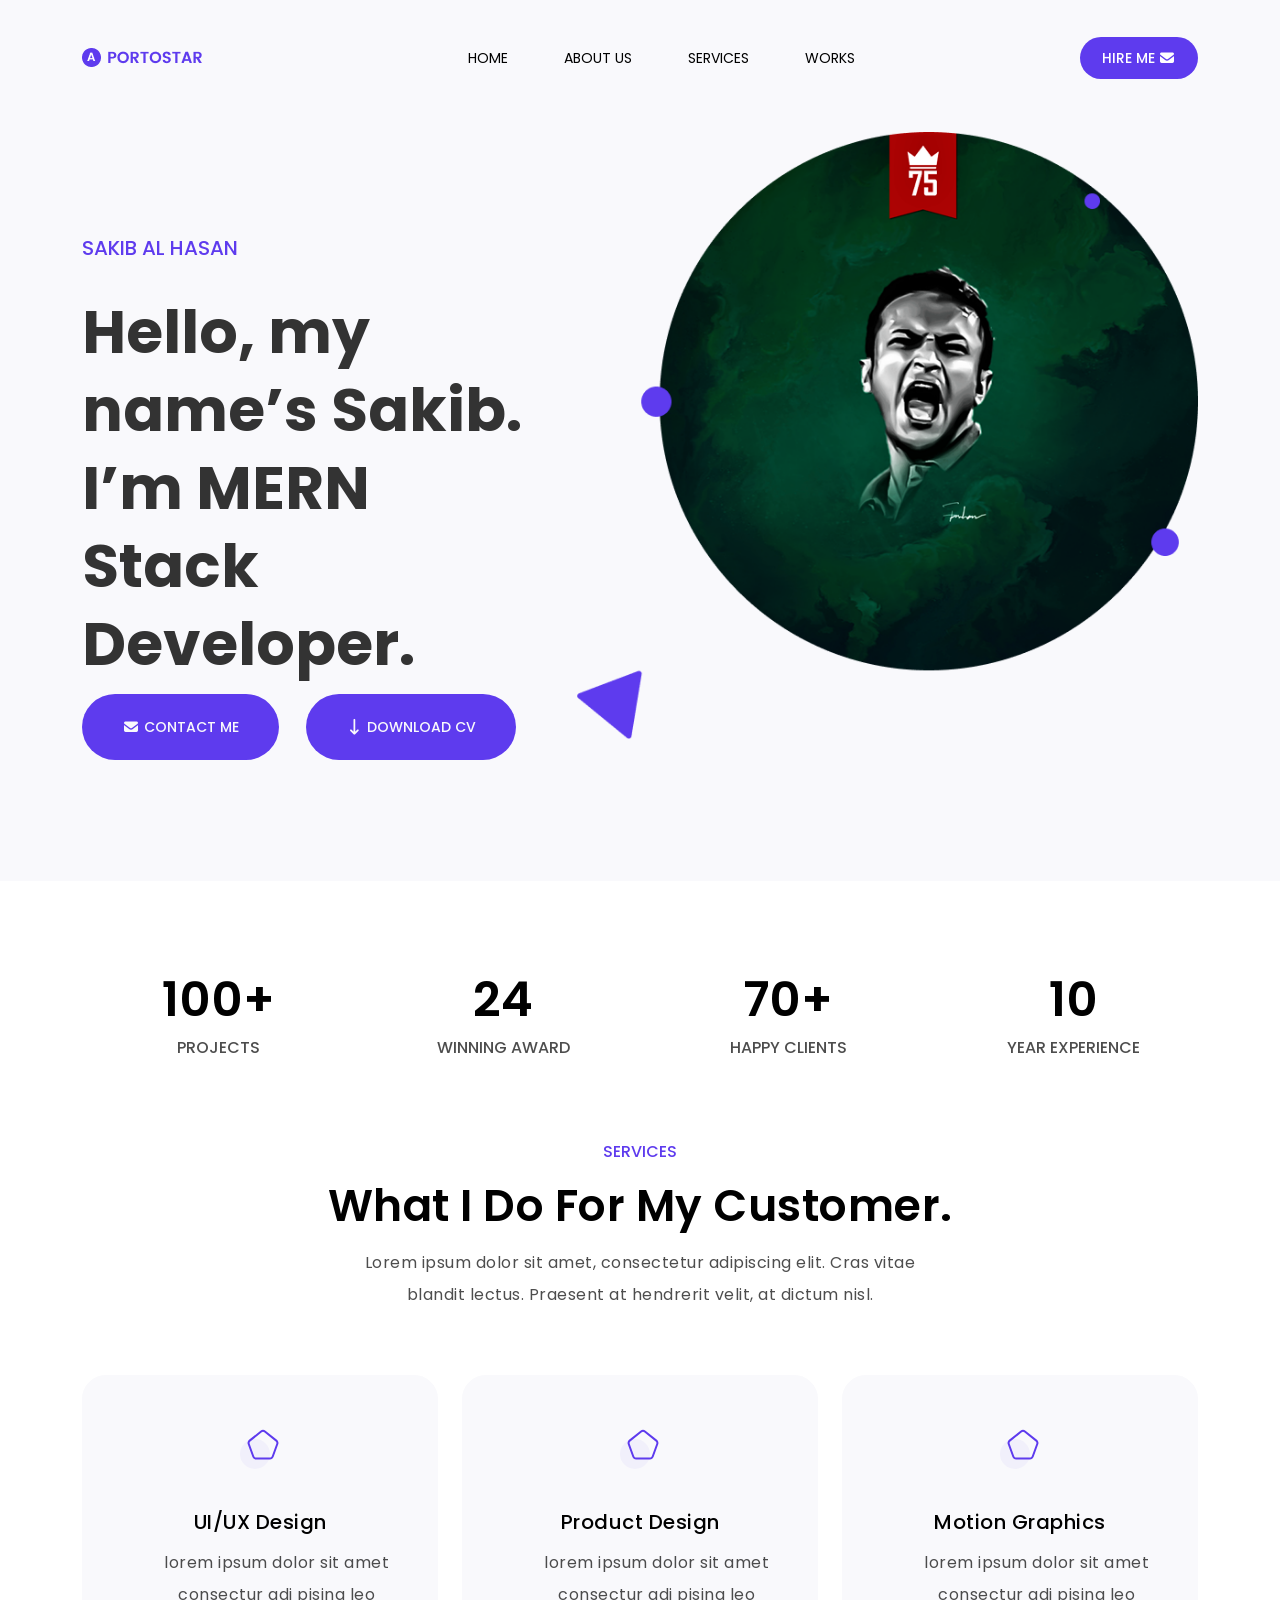
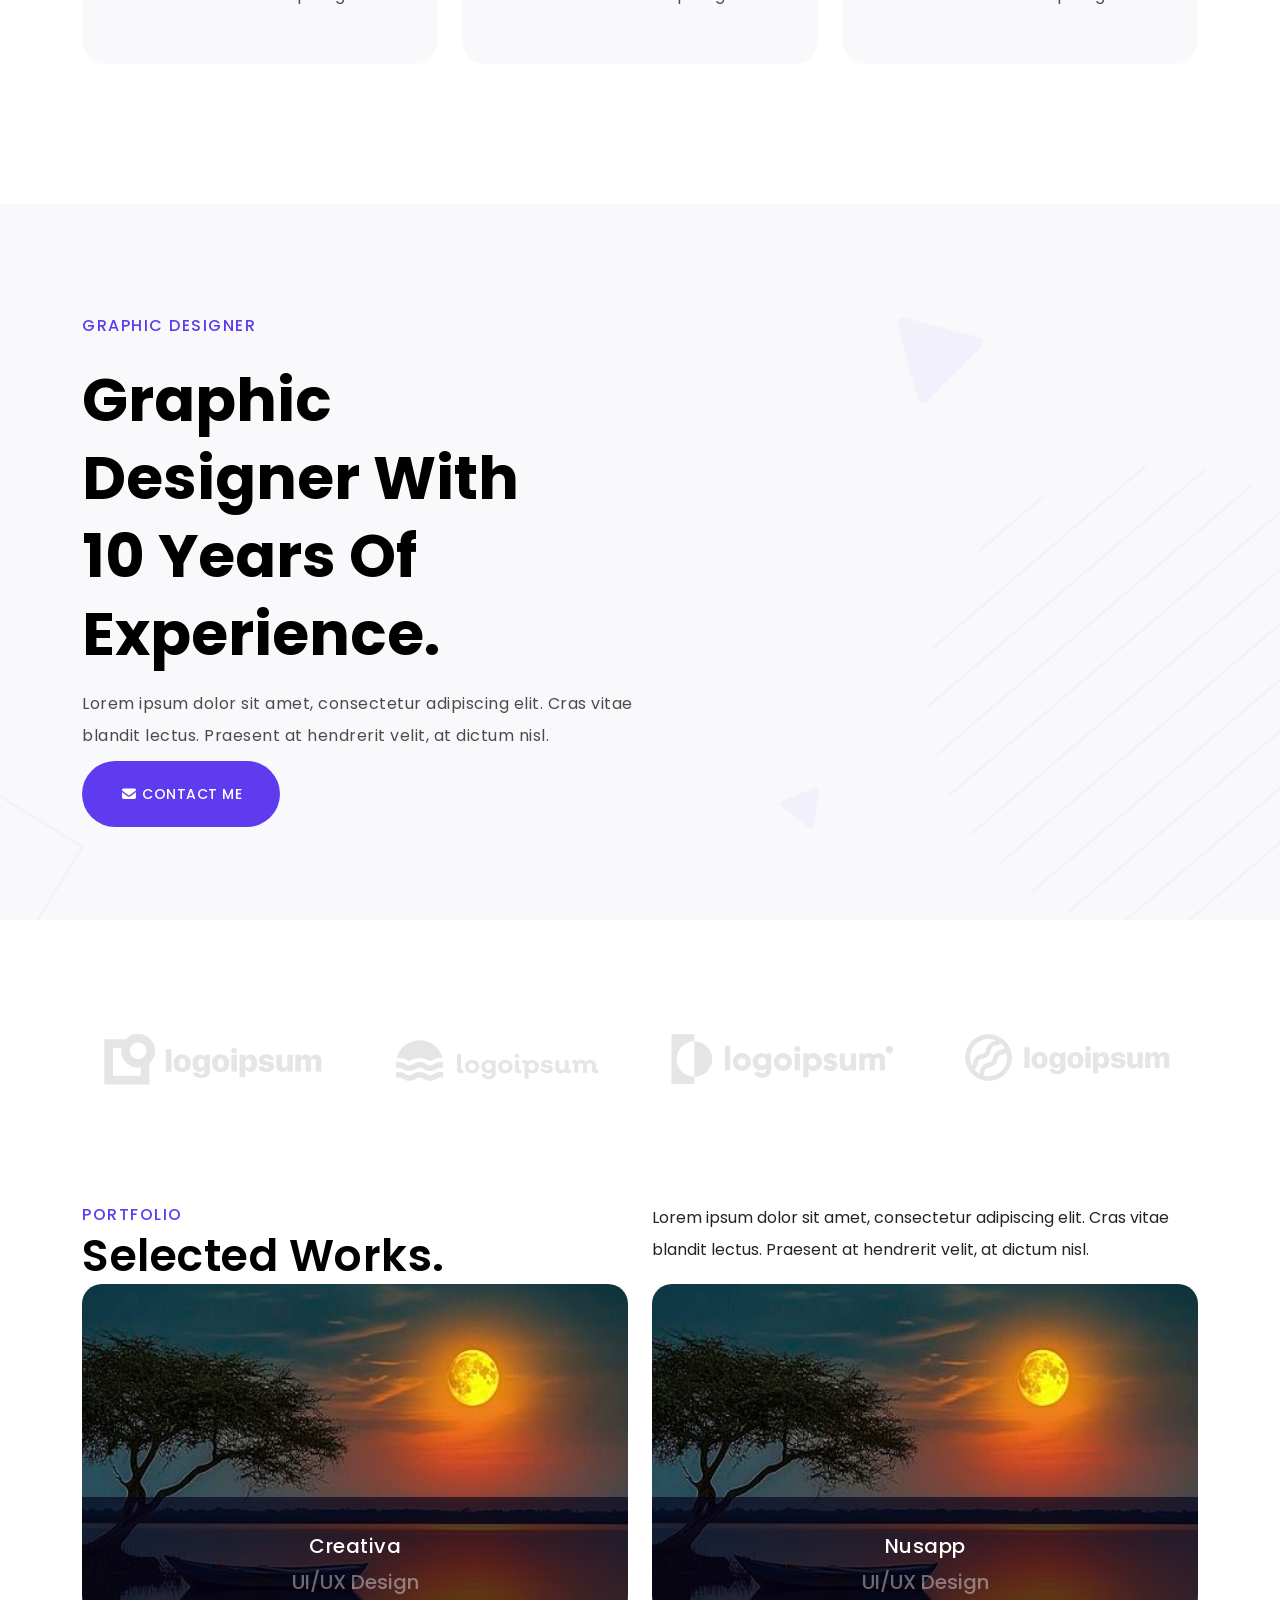
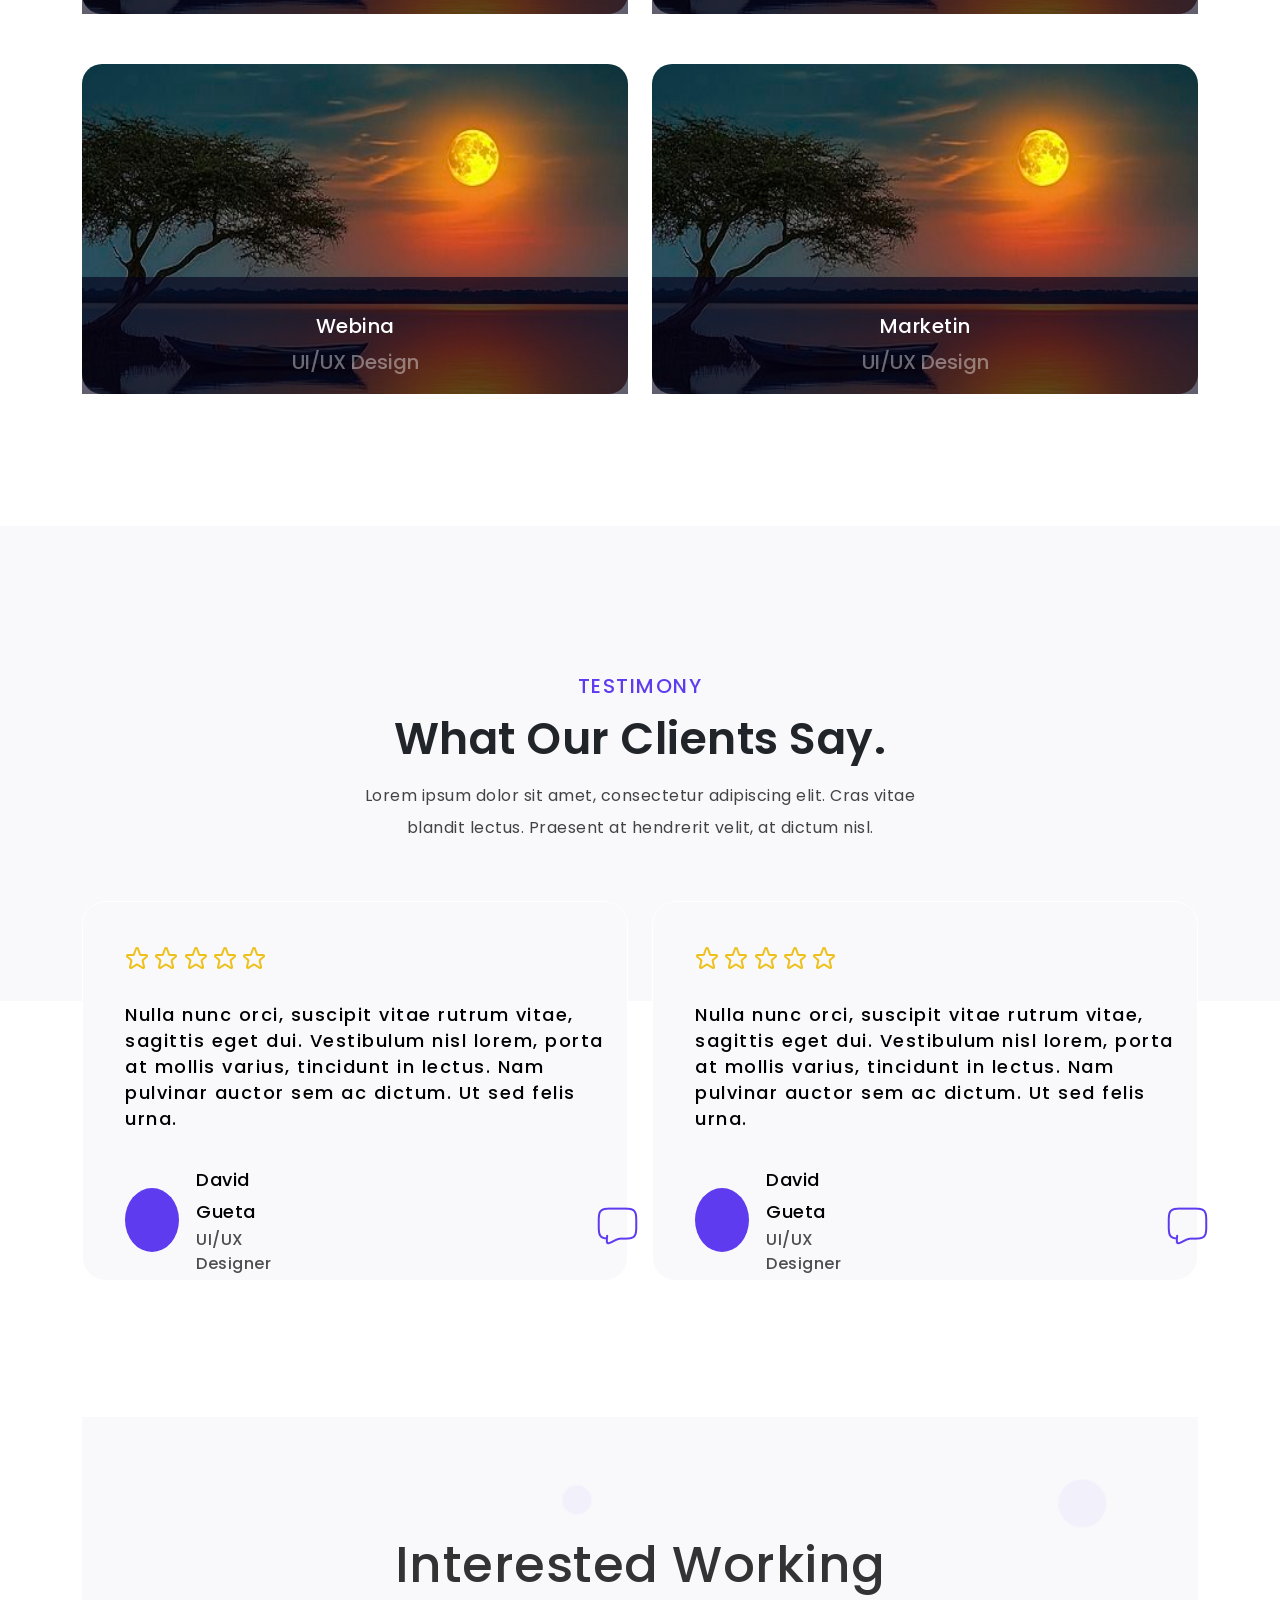
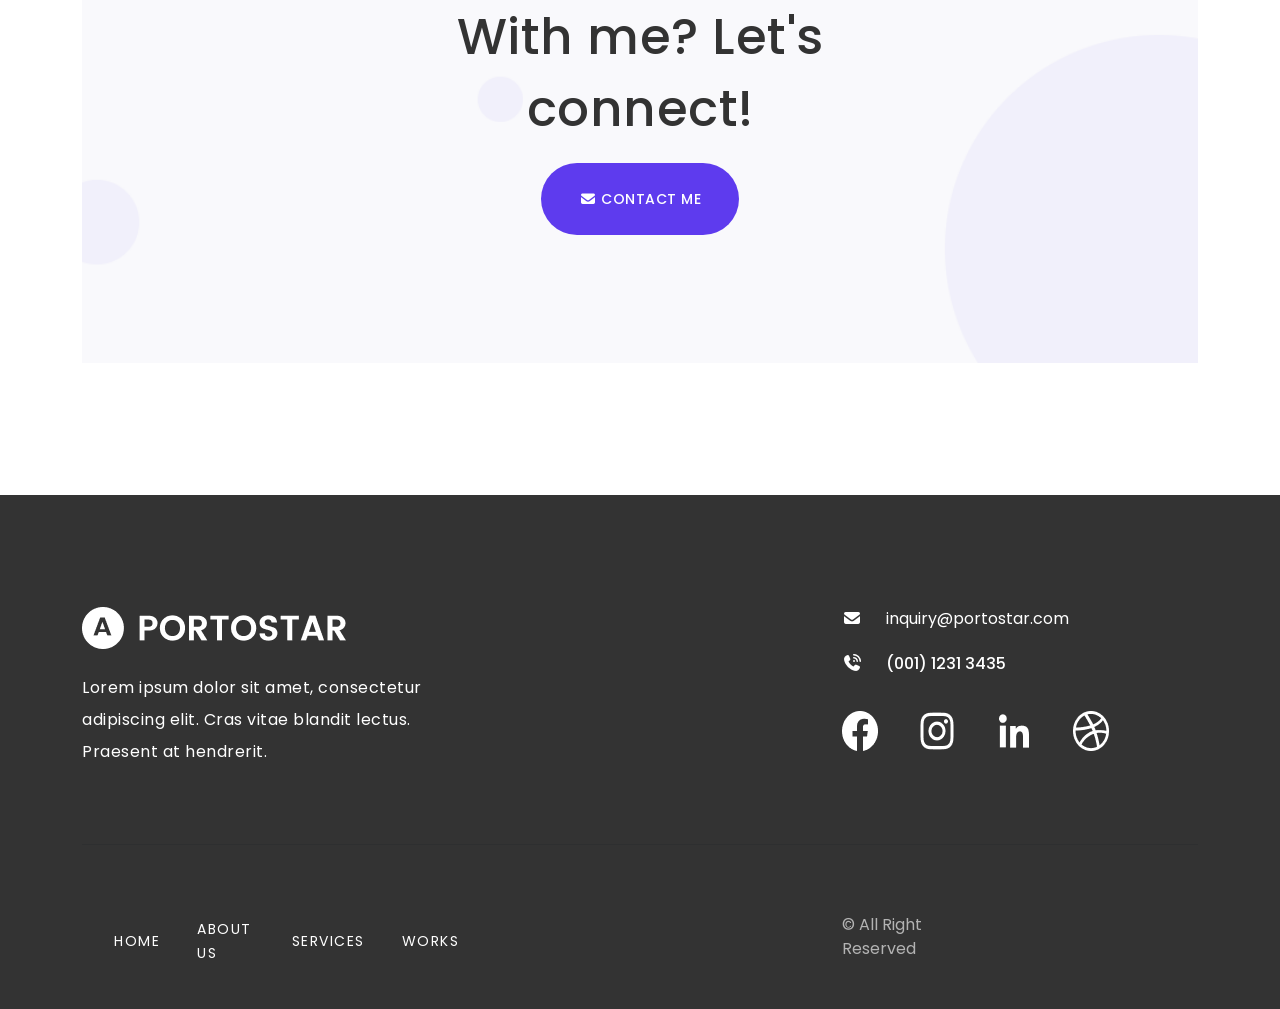
<file: index.html>
<!DOCTYPE html>
<html lang="en">

<head>
    <meta charset="UTF-8">
    <meta name="viewport" content="width=device-width, initial-scale=1.0">
    <title>Portfolio-Bootstrap Project</title>
    <!-- Google fonts start -->
    <link rel="preconnect" href="https://fonts.googleapis.com">
    <link rel="preconnect" href="https://fonts.gstatic.com" crossorigin>
    <link
        href="https://fonts.googleapis.com/css2?family=Poppins:ital,wght@0,100;0,200;0,300;0,400;0,500;0,600;0,700;0,800;0,900;1,100;1,200;1,300;1,400;1,500;1,600;1,700;1,800;1,900&display=swap"
        rel="stylesheet">
    <!-- Google fonts end -->
    <link rel="stylesheet" href="css/all.min.css">
    <link rel="stylesheet" href="css/bootstrap.min.css">
    <link rel="stylesheet" href="css/style.css">
    <link rel="stylesheet" href="css/responsive.css">
</head>

<body>
    <!-- HEADER SECTION STRAT -->
    <header id="nav">
        <nav class="navbar navbar-expand-lg ">
            <div class="container">
                <img src="images/logo.png" alt="" class="img-fluid">
                <button class="navbar-toggler" type="button" data-bs-toggle="collapse"
                    data-bs-target="#navbarSupportedContent" aria-controls="navbarSupportedContent"
                    aria-expanded="false" aria-label="Toggle navigation">
                    <span class="navbar-toggler-icon"></span>
                </button>
                <div class="collapse navbar-collapse" id="navbarSupportedContent">
                    <ul class="navbar-nav m-auto mb-2 mb-lg-0">
                        <li class="nav-item">
                            <a class="nav-link active" aria-current="page" href="#">HOME</a>
                        </li>
                        <li class="nav-item">
                            <a class="nav-link active" aria-current="page" href="#">ABOUT US</a>
                        </li>
                        <li class="nav-item">
                            <a class="nav-link active" aria-current="page" href="#">SERVICES</a>
                        </li>
                        <li class="nav-item">
                            <a class="nav-link active" aria-current="page" href="#">WORKS</a>
                        </li>


                    </ul>
                    <div class="navbtn">
                        <a href="#">HIRE ME <i class="fa-solid fa-envelope"></i></a>
                    </div>
                </div>
            </div>
        </nav>
    </header>
    <!-- HEADER SECTION END -->
    <main>
        <!-- HEADER SECTION STRAT -->
        <section id="bannerpart">
            <div class="container">
                <div class="row">
                    <div class="col-lg-5">
                        <div class="bannercontent">
                            <h5>SAKIB AL HASAN</h5>
                            <h1>Hello, my
                                name’s Sakib.
                                I’m MERN Stack Developer.
                            </h1>
                            <div class="bannerbtn">
                                <a href=" #" class="btncontact"><i class="fa-solid fa-envelope"></i> CONTACT ME</a>
                                <a href=" #" class="btndawonlad"><i class="fa-solid fa-arrow-down-long"></i> DOWNLOAD
                                    CV</a>
                            </div>
                        </div>
                    </div>
                    <div class="col-lg-7">
                        <div class="bannerimg">
                            <img src="images/sakibimg.png" alt="" class="img-fluid w-100">
                        </div>
                    </div>

                </div>

            </div>

        </section>
        <!-- HEADER SECTION END -->
        <!-- counter SECTION STRAT -->
        <section id="counter">
            <div class="container">
                <div class="row">
                    <div class="col-6 col-lg-3">
                        <div class="countertext">
                            <h4>100+</h4>
                            <p>PROJECTS</p>
                        </div>
                    </div>
                    <div class="col-6 col-lg-3">
                        <div class="countertext">
                            <h4>24</h4>
                            <p>WINNING AWARD</p>
                        </div>
                    </div>
                    <div class="col-6 col-lg-3">
                        <div class="countertext">

                            <div class="conttop">
                                <h4>70+</h4>
                                <p>HAPPY CLIENTS</p>
                            </div>
                        </div>
                    </div>
                    <div class=" col-6 col-lg-3">
                        <div class="countertext">
                            <div class="conttop">
                                <h4>10</h4>
                                <p>YEAR EXPERIENCE</p>
                            </div>
                        </div>
                    </div>
                </div>
            </div>



        </section>
        <!-- counter SECTION END -->
        <!-- service SECTION STRAT -->
        <section id="service">
            <div class="container">
                <div class="servicetext">
                    <h5>SERVICES</h5>
                    <h4>What I Do For My Customer.</h4>
                    <p>Lorem ipsum dolor sit amet, consectetur adipiscing elit. Cras vitae blandit lectus. Praesent at
                        hendrerit velit, at dictum nisl.</p>
                </div>
                <div class="row">
                    <div class="col-lg-4">
                        <div class="servicecard">
                            <div class="cardimg">
                                <svg width="41" height="42" viewBox="0 0 41 42" fill="none"
                                    xmlns="http://www.w3.org/2000/svg">
                                    <circle cx="15" cy="27" r="15" fill="#F1F0FB" />
                                    <path
                                        d="M21.125 4.50004C21.6571 4.07403 22.3184 3.84192 23 3.84192C23.6816 3.84192 24.3429 4.07403 24.875 4.50004L36.32 13.6545C36.8102 14.0466 37.165 14.5826 37.3345 15.187C37.5041 15.7914 37.4797 16.4337 37.265 17.0235L32.7185 29.5245C32.5081 30.1035 32.1246 30.6037 31.6201 30.9571C31.1156 31.3106 30.5145 31.5001 29.8985 31.5H16.1015C15.4855 31.5001 14.8844 31.3106 14.3799 30.9571C13.8754 30.6037 13.4919 30.1035 13.2815 29.5245L8.7365 17.0235C8.52176 16.4337 8.49744 15.7914 8.66696 15.187C8.83649 14.5826 9.19132 14.0466 9.6815 13.6545L21.125 4.50004Z"
                                        stroke-width="2" stroke-linecap="round" stroke-linejoin="round"
                                        stroke="#5E3BEE" />
                                </svg>
                            </div>

                            <div class="card-body">
                                <h5>UI/UX Design </h5>
                                <p>lorem ipsum dolor sit amet consectur adi pising leo</p>
                            </div>
                        </div>

                    </div>
                    <div class="col-lg-4">
                        <div class="servicecard">
                            <div class="cardimg">
                                <svg width="41" height="42" viewBox="0 0 41 42" fill="none"
                                    xmlns="http://www.w3.org/2000/svg">
                                    <circle cx="15" cy="27" r="15" fill="#F1F0FB" />
                                    <path
                                        d="M21.125 4.50004C21.6571 4.07403 22.3184 3.84192 23 3.84192C23.6816 3.84192 24.3429 4.07403 24.875 4.50004L36.32 13.6545C36.8102 14.0466 37.165 14.5826 37.3345 15.187C37.5041 15.7914 37.4797 16.4337 37.265 17.0235L32.7185 29.5245C32.5081 30.1035 32.1246 30.6037 31.6201 30.9571C31.1156 31.3106 30.5145 31.5001 29.8985 31.5H16.1015C15.4855 31.5001 14.8844 31.3106 14.3799 30.9571C13.8754 30.6037 13.4919 30.1035 13.2815 29.5245L8.7365 17.0235C8.52176 16.4337 8.49744 15.7914 8.66696 15.187C8.83649 14.5826 9.19132 14.0466 9.6815 13.6545L21.125 4.50004Z"
                                        stroke-width="2" stroke-linecap="round" stroke-linejoin="round"
                                        stroke="#5E3BEE" />
                                </svg>
                            </div>

                            <div class="card-body">
                                <h5>Product Design </h5>
                                <p>lorem ipsum dolor sit amet consectur adi pising leo</p>
                            </div>
                        </div>

                    </div>
                    <div class="col-lg-4">
                        <div class="servicecard">
                            <div class="cardimg">
                                <svg width="41" height="42" viewBox="0 0 41 42" fill="none"
                                    xmlns="http://www.w3.org/2000/svg">
                                    <circle cx="15" cy="27" r="15" fill="#F1F0FB" />
                                    <path
                                        d="M21.125 4.50004C21.6571 4.07403 22.3184 3.84192 23 3.84192C23.6816 3.84192 24.3429 4.07403 24.875 4.50004L36.32 13.6545C36.8102 14.0466 37.165 14.5826 37.3345 15.187C37.5041 15.7914 37.4797 16.4337 37.265 17.0235L32.7185 29.5245C32.5081 30.1035 32.1246 30.6037 31.6201 30.9571C31.1156 31.3106 30.5145 31.5001 29.8985 31.5H16.1015C15.4855 31.5001 14.8844 31.3106 14.3799 30.9571C13.8754 30.6037 13.4919 30.1035 13.2815 29.5245L8.7365 17.0235C8.52176 16.4337 8.49744 15.7914 8.66696 15.187C8.83649 14.5826 9.19132 14.0466 9.6815 13.6545L21.125 4.50004Z"
                                        stroke-width="2" stroke-linecap="round" stroke-linejoin="round"
                                        stroke="#5E3BEE" />
                                </svg>
                            </div>

                            <div class="card-body">
                                <h5>Motion Graphics </h5>
                                <p>lorem ipsum dolor sit amet consectur adi pising leo</p>
                            </div>
                        </div>

                    </div>



                </div>
            </div>
        </section>
        <!-- service SECTION END -->
        <!--experience SECTION STRAT -->
        <section id="experience">
            <div class="container">
                <div class="extext">
                    <h5>GRAPHIC DESIGNER</h5>
                    <h2>Graphic Designer With 10 Years Of Experience.</h2>
                    <p>Lorem ipsum dolor sit amet, consectetur adipiscing elit. Cras vitae blandit lectus. Praesent at
                        hendrerit velit, at dictum nisl.</p>
                    <div class="exbtn">
                        <a href="#"><i class="fa-solid fa-envelope"></i> CONTACT ME</a>
                    </div>
                </div>
            </div>

        </section>
        <!--experience SECTION END -->
        <!-- company section start -->
        <section id="company">
            <div class="container">
                <div class="row">

                    <div class="col-6 col-lg-3">
                        <img src="images_company/logoipsum-logo-1.png" alt="" class="img-fluid">
                    </div>
                    <div class=" col-6 col-lg-3">
                        <img src="images_company/logoipsum-logo-3.png" alt="" class="img-fluid">
                    </div>
                    <div class=" col-6 col-lg-3">
                        <img src="images_company/logoipsum-logo-6.png" alt="" class="img-fluid">
                    </div>
                    <div class="col-6 col-lg-3">
                        <img src="images_company/logoipsum-logo-7.png" alt="" class="img-fluid">
                    </div>

                </div>

            </div>
        </section>
        <!-- company section end -->
        <!-- portfolio sectin start -->
        <section id="portfolio">
            <div class="container">
                <div class="row">
                    <div class="col-lg-6">
                        <div class="porttop">
                            <h5>PORTFOLIO</h5>
                            <h4>Selected Works.</h4>
                        </div>
                    </div>
                    <div class="col-lg-6">
                        <div class="portpara">
                            <p>Lorem ipsum dolor sit amet, consectetur adipiscing elit. Cras vitae blandit lectus.
                                Praesent at hendrerit velit, at dictum nisl.</p>
                        </div>
                    </div>


                </div>
                <div class="row">
                    <div class="col-lg-6">
                        <div class="pcard">
                            <img src="images/img.jpg" alt="" class="img-fluid">
                            <div class="pcardoverlay">
                                <div class="pcardtext">
                                    <h4>Creativa</h4>
                                    <h5>UI/UX Design</h5>
                                </div>
                            </div>
                        </div>
                    </div>
                    <div class="col-lg-6">
                        <div class="pcard">
                            <img src="images/img.jpg" alt="" class="img-fluid">
                            <div class="pcardoverlay">
                                <div class="pcardtext">
                                    <h4>Nusapp</h4>
                                    <h5>UI/UX Design</h5>
                                </div>
                            </div>
                        </div>
                    </div>
                </div>
                <div class="row">
                    <div class="col-lg-6">
                        <div class="pcardbtm">
                            <div class="pcard">
                                <img src="images/img.jpg" alt="" class="img-fluid">
                                <div class="pcardoverlay">
                                    <div class="pcardtext">
                                        <h4>Webina</h4>
                                        <h5>UI/UX Design</h5>
                                    </div>
                                </div>
                            </div>
                        </div>
                    </div>
                    <div class="col-lg-6">
                        <div class="pcardbtm">
                                 <div class="pcard">
                            <img src="images/img.jpg" alt="" class="img-fluid">
                            <div class="pcardoverlay">
                                <div class="pcardtext">
                                    <h4>Marketin</h4>
                                    <h5>UI/UX Design</h5>
                                </div>
                            </div>
                        </div>
                        </div>
                   
                    </div>
                </div>


            </div>

            </div>

        </section>
        <!-- portfolio sectin end -->
        <!-- comment section start  -->
        <section id="comment">
            <div class="container">
                <div class="cmmenttext">
                    <h5>
                        TESTIMONY
                    </h5>
                    <h4>What Our Clients Say.</h4>
                    <p>Lorem ipsum dolor sit amet, consectetur adipiscing elit. Cras vitae blandit lectus. Praesent at
                        hendrerit velit, at dictum nisl.</p>

                </div>

            </div>
        </section>

        <!-- comment section end  -->
        <!-- comment curd section  start  -->
        <section>
            <div class="container">
                <div class="row">
                    <div class="col-lg-6">
                        <div class="commentcard">
                            <img src="images_comentcard/star.png" alt="" class="img-fluid">
                            <p>Nulla nunc orci, suscipit vitae rutrum vitae, sagittis eget dui. Vestibulum nisl lorem,
                                porta at mollis varius, tincidunt in lectus. Nam pulvinar auctor sem ac dictum. Ut sed
                                felis urna.</p>
                            <div class="cmtfoot">
                                <div class="cmentbox"></div>
                                <div class="cmttext">
                                    <h5>David Gueta</h5>
                                    <h6>UI/UX Designer</h6>
                                </div>
                                <div class="cmmsgbox">
                                    <img src="images_comentcard/Frame.png" alt="" class="img-fluid">
                                </div>
                            </div>
                        </div>

                    </div>
                    <div class="col-lg-6">
                        <div class="commentcard">
                            <img src="images_comentcard/star.png" alt="" class="img-fluid">
                            <p>Nulla nunc orci, suscipit vitae rutrum vitae, sagittis eget dui. Vestibulum nisl lorem,
                                porta at mollis varius, tincidunt in lectus. Nam pulvinar auctor sem ac dictum. Ut sed
                                felis urna.</p>
                            <div class="cmtfoot">
                                <div class="cmentbox"></div>
                                <div class="cmttext">
                                    <h5>David Gueta</h5>
                                    <h6>UI/UX Designer</h6>
                                </div>
                                <div class="cmmsgbox">
                                    <img src="images_comentcard/Frame.png" alt="" class="img-fluid">
                                </div>
                            </div>
                        </div>
                    </div>
                </div>

            </div>
        </section>
        <!-- comment curd section  end  -->
        <!--  contact section start -->
        <section id="contact">
            <div class="container">
                <div class="row">
                    <div class="col-lg-12">
                        <div class="conwraper">
                            <div class="contacttext">
                                <h3> Interested Working
                                    With me? Let's connect!</h3>
                                <a href=""><i class="fa-solid fa-envelope"></i> CONTACT ME</a>

                            </div>
                        </div>
                    </div>
                </div>
            </div>
        </section>
        <!--  contact section end -->
        <!-- footter section start -->
        <section id="footter">
            <div class="container">
                <div class="row">
                    <div class=" col-lg-5">
                        <div class="footleft">
                            <img src="images_footer/LOGO (4).png" alt="">
                            <p>Lorem ipsum dolor sit amet, consectetur adipiscing elit. Cras vitae blandit lectus.
                                Praesent at hendrerit.</p>

                        </div>
                    </div>
                    <div class=" col-lg-3">

                    </div>
                    <div class=" col-lg-4">
                        <div class="footright">
                            <p> <i class="fa-solid fa-envelope"></i> inquiry@portostar.com</p>
                            <h6><i class="fa-solid fa-phone-volume"></i> (001) 1231 3435</h6>
                            <div class="footlogo">
                                <img src="images_footer/Frame (1).png" alt="">
                                <img src="images_footer/Frame (2).png" alt="">
                                <img src="images_footer/Frame (3).png" alt="">
                                <img src="images_footer/Frame (4).png" alt="">
                            </div>

                        </div>
                    </div>
                </div>
                <hr>
                <div class="row">
                    <div class="col-lg-5">
                        <div class="fotmenu">
                            <ul>
                                <li><a href="#">HOME</a></li>
                                <li><a href="#">ABOUT US</a></li>
                                <li><a href="#">SERVICES</a></li>
                                <li><a href="#">WORKS</a></li>

                            </ul>
                        </div>
                    </div>
                    <div class="col-lg-3">

                    </div>
                    <div class="col-lg-4">
                        <div class="fotcopy">
                            <p>© All Right Reserved</p>
                        </div>
                    </div>
                </div>
            </div>
        </section>
        <!-- footter section end -->

    </main>



    <script src="js/bootstrap.min.js"></script>
</body>

</html>
</file>
<file: css/style.css>
/* ALL COMMON CSS START */
* {
    margin: 0px;
    padding: 0px;
    box-sizing: border-box;
    outline: 0;
    font-family: "Poppins", sans-serif;
}

ul,
ol {
    list-style-type: none;
}

a {
    text-decoration: none;
}

h1,
h2,
h3,
h4,
h5,
h6,
p {
    margin: 0px;
    padding: 0px;

}

/* ALL COMMON CSS END */


/* HEADER SECTION CSS START */

.navbtn a {
    background-color: #5E3BEE;
    color: #fff;
    border-radius: 50px;
    padding: 11px 22px;
    font-weight: 500;
    font-size: 14px;

}

.navbar-nav .nav-item a {
    margin-left: 40px;

    color: #000000;
    line-height: 24px;
    font-size: 14px;

}
.navbar-nav .nav-item a:hover{
color: #5E3BEE;
}

#nav {
    background-color: #F9F9FC;
    padding: 30px 0px;
}

/* HEADER SECTION CSS END */
/* banner SECTION CSS START */
#bannerpart {
    background-color: #F9F9FC;

}

.bannercontent {
    padding-top: 119px;
    padding-bottom: 142px;
}

.bannercontent h5 {
    color: #5E3BEE;
    font-weight: 500;
    line-height: 26px;
}

.bannercontent h1 {
    color: #333333;
    font-weight: 700;
    font-size: 60px;
    line-height: 78px;
    margin: 32px 0px;
}


.bannerbtn a {
    color: #F9F9FC;
    background-color: #5E3BEE;
    padding: 23px 40px;
    border-radius: 50px;
    font-weight: 500;
    font-size: 14px;
    transition: 0.30s;

}

.bannerbtn a:hover {
    color: #000000;
    background: transparent;



}

.bannerbtn .btncontact {
    margin-right: 23px;
}

.bannerimg {
    padding-top: 16px;
    padding-bottom: 42px;
}

/* banner SECTION CSS END */

/* counter SECTION CSS Start */
#counter {
    padding-top: 91px;
    padding-bottom: 79px;
}

.countertext h4 {
    font-weight: 600;
    font-size: 48px;
    line-height: 56px;
    color: #000000;
    width: 272px;
    text-align: center;
}

.countertext p {
    font-weight: 500;
    line-height: 24px;
    color: rgba(0, 0, 0, 0.699);
    margin-top: 8px;
    width: 272px;
    text-align: center;
}

/* counter SECTION CSS END */
/* service SECTION CSS START */
.servicetext {
    text-align: center;
}

.servicetext h5 {
    font-size: 16px;
    font-weight: 500;
    line-height: 26px;
    color: #5E3BEE;
    height: 26px;

}

.servicetext h4 {
    font-weight: 600;
    font-size: 44px;
    line-height: 56px;
    color: #000000;
    margin-top: 13px;
    margin-bottom: 13px;
    letter-spacing: 0.5px;

}

.servicetext p {
    font-weight: 400;
    line-height: 32px;
    letter-spacing: 0.5px;

    color: rgba(0, 0, 0, 0.699);
    width: 600px;
    margin: 0px auto;


}

/* service SECTION CSS END */
/* card section css start */
.cardimg {
    text-align: center;
    margin-top: 51px;
}

.card-body h5 {
    font-size: 20px;
    font-weight: 500;
    line-height: 32px;
    color: #000000;
    text-align: center;
    margin-top: 37px;
    letter-spacing: 0.5px;
}

.card-body p {

    font-weight: 400;
    line-height: 32px;
    letter-spacing: 0.5px;
    color: rgba(0, 0, 0, 0.699);
    text-align: center;
    margin-left: 40px;
    margin-top: 9px;
    margin-bottom: 52px;

    width: 307px;


}

.servicecard {
    margin-top: 64px;
    margin-bottom: 140px;
    border: 1px solid #F9F9FC;
    border-radius: 24px;
    background-color: #F9F9FC;
    transition: 0.15s;



}

.servicecard:hover {
    box-shadow: 27px 37px 80px 0px rgba(0, 0, 0, 0.192);
    transform: translateY(-10px);
    background-color: #ffffff;
}

/* card section css end */
/* experience css start */
#experience {
    background-image: url(../images/Group\ 50\ \(1\).png);
    background-position: center;
    background-repeat: no-repeat;
    background-size: cover;


}

.extext h5 {
    font-size: 16px;
    font-weight: 500;
    line-height: 26px;
    color: #5E3BEE;
    letter-spacing: 1.5px;

}

.extext h2 {
    font-size: 60px;
    font-weight: 700;
    line-height: 78px;
    width: 482px;
    color: #000000;
    margin-top: 22px;
    margin-bottom: 15px;
}

.extext p {
    line-height: 32px;
    letter-spacing: 0.5px;
    width: 584px;
    color: rgba(0, 0, 0, 0.699);
    margin-bottom: 30px;
}

.exbtn a {
    color: #fff;
    font-size: 14px;
    font-weight: 500;
    letter-spacing: 0.5px;
    background-color: #5E3BEE;
    padding: 23px 38px;
    border-radius: 50px;

}

.extext {
    padding-top: 109px;
    padding-bottom: 114px;
}

/* experience css end */
/* company css start */
#company {
    margin-top: 110px;
    margin-bottom: 112px;
}

.col-lg-3 {
    text-align: center;
}

/* company css end */
/* portfolio css start */
.porttop h5 {
    font-size: 16px;
    font-weight: 500;
    line-height: 26px;
    color: #5E3BEE;
    letter-spacing: 1.5px;
}

.porttop h4 {
    font-weight: 600;
    font-size: 44px;
    line-height: 56px;
    color: #000000;


    letter-spacing: 0.5px;
}
.pcard{
position: relative;

}
.pcard img{
 width: 100%;
height: 330px;
border-radius: 20px;

}

.pcardtext{
    
    text-align: center;
  


  
   
  
}
.pcardoverlay{
  position: absolute;
    bottom: 0px;
    width: 100%;
    background-color: #06011aa1;  
    display: none;
   
}

.pcard .pcardoverlay{
  display: block;
}

.pcardtext h4{
    font-size: 20px;
    font-weight: 500;
    line-height: 32px;
    letter-spacing: 0.5px;
    color:white;
     margin-top: 33px;
  
   
}
.pcardbtm{
    margin-top: 50px;
    /* border-radius: 30px solid black; */
}

.pcardtext h5 {
    color:rgba(255, 255, 255, 0.404);
    font-weight: 500;
    line-height: 24px;
  
    margin-top: 8px;
    margin-bottom: 20px;


}


.portpara p{
    line-height: 32px;
    width: 557px;
}


.portbottom p {
    width: 557px;
    line-height: 32px;
    letter-spacing: 0.5px;
    color: rgba(0, 0, 0, 0.719);
    text-align:center;
}

.portcardtwo {
    margin-top: 50px;
}

/* portfolio css end */
/* comment section style start */
#comment {
    background-color: #F9F9FC;
    margin-top: 132px;

}

.cmmenttext {
    padding-top: 147px;
    padding-bottom: 157px;

    text-align: center;
}

.cmmenttext h5 {
    font-weight: 500;
    line-height: 26px;
    letter-spacing: 1.5px;
    color: #5E3BEE;

    margin-bottom: 12px;
}

.cmmenttext h4 {
    margin-bottom: 13px;
    font-size: 44px;
    font-weight: 600;
    line-height: 56px;
    letter-spacing: 0.5px;
}

.cmmenttext p {


    color: rgba(0, 0, 0, 0.733);
    font-size: 16px;
    line-height: 32px;
    letter-spacing: 0.5px;
    width: 600px;
    margin: 0px auto;
}

/* comment section style end */
/* commment card style start */
.commentcard {
    width: 100%;
    background-color: #F9F9FC;
    border: 1px solid #ffffff;
    border-radius: 24px;

    margin-top: -100px;
    transition: 0.5s;
}

.commentcard p {
    font-size: 18px;
    font-weight: 500;
    line-height: 26px;
    letter-spacing: 1.5px;
    width: 484px;
    color: #000000;
    margin-left: 42px;
}

.commentcard img {
    margin-top: 44px;
    margin-bottom: 32px;
    margin-left: 42px;
}

.cmentbox {
    height: 64px;
    width: 64px;
    background-color: #5E3BEE;
    border-radius: 50%;
}

.cmtfoot {
    display: flex;
    margin-top: 27px;
    margin-left: 42px;
    align-items: center;

}

.cmttext h5 {
    font-size: 18px;
    font-weight: 500;
    line-height: 32px;
    letter-spacing: 0.5px;
    color: #000000;
}

.cmttext h6 {
    line-height: 24px;
    letter-spacing: 0.5px;
    color: rgba(0, 0, 0, 0.692);
}

.cmttext {
    margin-left: 17px;
    margin-right: 250px;
}

.commentcard:hover {
    background-color: #ffffff;
    box-shadow: 27px 37px 80px 0px rgba(0, 0, 0, 0.192);
    transform: translateY(-10px);
}

/* commment card style end */
/* contact style start */

.contacttext h3 {
    font-size: 50px;
    font-weight: 614px;
    line-height: 72px;
    letter-spacing: 0.5px;
    color: #333333;
    width: 606px;

    text-align: center;
    margin: 0px auto;
    margin-bottom: 42px;


}

.conwraper {
    text-align: center;
    background-image: url(../images/Group\ 50.png);
    background-size: cover;
    background-position: center;
    background-repeat: no-repeat;
    margin-top: 136px;
    margin-bottom: 132px;
    border-right: 24px;
}

.contacttext a {

    font-size: 14px;
    font-weight: 500;
    letter-spacing: 0.5px;
    color: #ffffff;
    background-color: #5E3BEE;
    padding: 26px 38px;
    border-radius: 50px;
}

.contacttext {
    padding-top: 112px;
    padding-bottom: 152px;
}


/* contact style end */
/* footter section style start */
#footter {
    background-color: #333333;
}

.footleft p {
    line-height: 32px;
    color: #ffffff;
    letter-spacing: 0.5px;
    width: 369px;
    margin-top: 23px;
}

.footleft {
    margin-top: 112px;
    margin-bottom: 60px;

}

.footright p {
    color: #ffffff;

}

.footright h6 {
    color: #ffffff;
    margin-top: 23px;
    margin-bottom: 38px;
}

.footlogo img {
    margin-right: 37px;
}

.footright {

    margin-top: 112px;
    margin-bottom: 60px;
}

.footright i {
    margin-right: 20px;
}

hr {
    stroke: #404040;

}

.fotmenu ul {
    display: flex;

    align-items: center;
    margin-top: 56px;
    margin-bottom: 44px;
    margin-right: 37px;
}

.fotmenu ul a {
    color: #ffffff;
    margin-right: 37px;
    font-size: 14px;
    line-height: 22px;
    letter-spacing: 1.5px;
}

.fotcopy {
    color: rgba(255, 255, 255, 0.63);
    width: 152px;
    margin-top: 52px;
    margin-bottom: 44px;
}

/* footter section style end */
</file>
<file: css/responsive.css>
/* // Extra small devices (portrait phones, less than 576px) */
@media (max-width: 575.98px) {

    /* header section start */
.navbtn {
text-align: center;


}

.navbar-nav .nav-item a {
    margin-left: 0px;
    text-align: center;



}
.navbar-nav .nav-item a:hover{
color: #5E3BEE;

}

#nav {
    background-color: #F9F9FC;
    padding: 15px 0px;
   
}

    /* header section end */

    /* banner section start */
    .bannercontent h5 {
        text-align: center;
        margin-bottom: 21px;
    }

    .bannercontent h1 {
        color: #333333;
        font-weight: 700;
        font-size: 44px;
        line-height: 64px;
        text-align: center;
        width: 365px;
        margin: 0 auto;

    }

    .bannercontent {
        padding-top: 32px;
        padding-bottom: 88px;
    }

    .bannerbtn {
        text-align: center;

    }

    .bannerbtn a:nth-child(2) {
        margin-top: 20px;

        display:inline-block;

    }



    .bannerimg {
        margin-top:0px;
        padding-bottom: 27px;

    }

    .bannerbtn .btncontact {
        margin-right: 0;
    }





    /* couonter section start */
    #counter {
        padding-top: 40px;
        padding-bottom: 40px;
        margin: 8%;

        /* text-align: center; */

    }

    .countertext h4 {

        width: 114px;
        text-align: center;
   

    }

    .countertext p {
        font-weight: 500;
        line-height: 24px;
        color: rgba(0, 0, 0, 0.699);
        margin-top: 8px;
        width: 142px;
        text-align: start;
     
    }

    .conttop {
        margin-top: 50px;
    }

    /* couonter section end */
    /* service section start */


    .servicetext h4 {
        width: 365px;
        font-size: 34px;
        line-height: 40px;
        font-weight: 600;
     
        margin: 0 auto;

    }

    .servicetext p {

        width: 365px;
        margin: 0px auto;
        padding-bottom: 30px;


    }

    .cardimg {
        text-align: center;
        margin-top: 27px;
    }

    .servicecard {
        margin-top: 15px;
        margin-bottom: 15px;


    }
.cardimg {
    text-align: center;
    margin-top: 30px;
}

.card-body h5 {
    font-size: 20px;
    font-weight: 500;
    line-height: 32px;
    color: #000000;
    text-align: center;
    margin-top: 20px;
    margin-bottom: 10px;
    letter-spacing: 0.5px;
}

.card-body p {

    font-weight: 400;
    line-height: 26px;
    letter-spacing: 0.5px;
    color: rgba(0, 0, 0, 0.699);
    text-align: center;
  
    margin-top: 9px;
    margin-bottom: 52px;
    margin: 0 auto;

    width: 307px;
    padding-bottom: 30px;


}
.servicecard {
    margin-top: 0px;
    margin-bottom: 15px;
    border: 1px solid #F9F9FC;
    border-radius: 24px;
    background-color: #F9F9FC;
    transition: 0.15s;



}


    /* service section end */
    /* experience section start */
    #experience {
        padding: 40px 0px;
        margin-top: 40px;
        


    }

    .extext {
        padding-top: 0px;
        padding-bottom: 0px;


    }


    .extext h5 {
        text-align: center;


    }

    .extext h2 {
        font-size: 44px;
        font-weight: 700;
        line-height: 64px;
        width: 368px;
 text-align: center;
      margin-left: 40px;

      
    }

    .extext p {

        width: 360px;

        margin-bottom: 37px;
    margin: 0 auto;
    
    }


    .exbtn {
        text-align: center;
        margin-top: 40px;
        margin-bottom: 25px;
    }



    /* experience section end */

    /* company section start */
    #company {
        margin-top:40px;
        margin-bottom: 45px;

    }

    /* company section end */
    /* portfolio section start */
    .porttop h5 {
        text-align: center;
    }

    .porttop h4 {
        font-weight: 600;
        font-size: 34px;
        line-height: 40px;
        text-align: center;
        margin-top: 6px;
        margin-bottom: 15px;
    }

    
.pcard{
margin-top: 15px;
}

.pcardbtm{
    margin-top: 15px;
}



.portpara p{
    line-height: 26px;
    width: 488px;
    font-size: 14px;
}


    /* portfolio section end */
   /* comment section style start */
#comment {
    background-color: #F9F9FC;
    margin-top: 40px;

}

.cmmenttext {
    padding-top: 25px;
    padding-bottom: 30px;

    text-align: center;
}

.cmmenttext h5 {
    font-weight: 500;
    line-height: 26px;
    letter-spacing: 1.5px;
    color: #5E3BEE;

    margin-bottom: 12px;
}

.cmmenttext h4 {
    margin-bottom: 13px;
    font-size: 33px;
    font-weight: 600;
    line-height: 38px;
    letter-spacing: 0px;
  
}

.cmmenttext p {


    color: rgba(0, 0, 0, 0.733);
    font-size: 14px;
    line-height: 26px;
    letter-spacing: 0px;
    width: 480px;

}

.commentcard {
    width: 100%;
    background-color: #F9F9FC;
    border: 1px solid #ffffff;
    border-radius: 24px;

    margin-top: 15px;
    transition: 0.5s;
    margin-bottom: 0px;
}

.commentcard p {
    font-size: 14px;
    font-weight: 500;
    line-height: 26px;
    letter-spacing: 1.5px;
    width: 488px;
    color: #000000;
    margin-left: 0px;
}

.commentcard img {
    margin-top: 35px;
    margin-bottom: 25px;
    margin-left: 0px;
}

.cmentbox {
    height: 64px;
    width: 64px;
    background-color: #5E3BEE;
    border-radius: 50%;
}

.cmtfoot {
    display: flex;
    margin-top: 15px;
    margin-left: 0px;
    align-items: center;
    justify-content: space-between;

}

.cmttext h5 {
    font-size: 14px;
    font-weight: 500;
    line-height: 26px;
    letter-spacing: 0.5px;
    color: #000000;
   margin-right: 20px;
}

.cmttext h6 {
    line-height: 24px;
    letter-spacing: 0.5px;
    color: rgba(0, 0, 0, 0.692);
}

.cmttext {
    margin-left: -200px;
    margin-right: 0px;
}

/* contact style start */

.contacttext h3 {
    font-size: 33px;
    font-weight: 600px;
    line-height: 56px;
    letter-spacing: 0.5px;
    color: #333333;
    width: 488px;

    text-align: center;
    margin: 0px auto;
    margin-bottom: 25px;


}

.conwraper {
    text-align: center;
    background-image: url(../images/Group\ 50.png);
    background-size: cover;
    background-position: center;
    background-repeat: no-repeat;
    margin-top: 40px;
    margin-bottom: 40px;
    border-right: 24px;
}

.contacttext a {

    font-size: 14px;
    font-weight: 500;
    letter-spacing: 0.5px;
    color: #ffffff;
    background-color: #5E3BEE;
    padding: 26px 38px;
    border-radius: 50px;
}

.contacttext {
    padding-top: 50px;
    padding-bottom: 50px;
}


/* contact style end */
/* footter section style start */
#footter {
    background-color: #333333;
}

.footleft p {
    line-height: 32px;
    color: #ffffff;
    letter-spacing: 0.5px;
    width: 369px;
    margin-top: 15px;
}

.footleft {
    margin-top: 50px;
    margin-bottom: 40px;

}



.footright h6 {
    color: #ffffff;
    margin-top: 15px;
    margin-bottom: 15px;
}

.footlogo img {
    margin-right: 37px;
}

.footright {

    margin-top: 30px;
    margin-bottom: 30px;
}

.footright i {
    margin-right:30px;
}

hr {
    stroke: #404040;

}

.fotmenu ul {
    display: flex;

    align-items: center;
    margin-top: 30px;
    margin-bottom: 15px;
    margin-right: 37px;
}

.fotmenu ul a {
    color: #ffffff;
    margin-right: 0px;
    font-size: 14px;
    line-height: 22px;
    letter-spacing: 1.5px;
    margin-left: 20px;

}

.fotcopy {
    color: rgba(255, 255, 255, 0.63);
    width: 100%;
    margin-top: 25px;
    margin-bottom: 44px;
    text-align: center;
}

/* footter section style end */


/* comment section style end */














}
























/* // Small devices (landscape phones, less than 768px)/ */
@media (max-width: 767.98px) {
    
}

/* // Medium devices (tablets, less than 992px) */
@media (max-width: 991.98px) {
    
}

/* // Large devices (desktops, less than 1200px) */
@media (max-width: 1199.98px) {

}
/* 
// Extra large devices (large desktops) */
/* // No media query since the extra-large breakpoint has no upper bound on its width */
</file>
